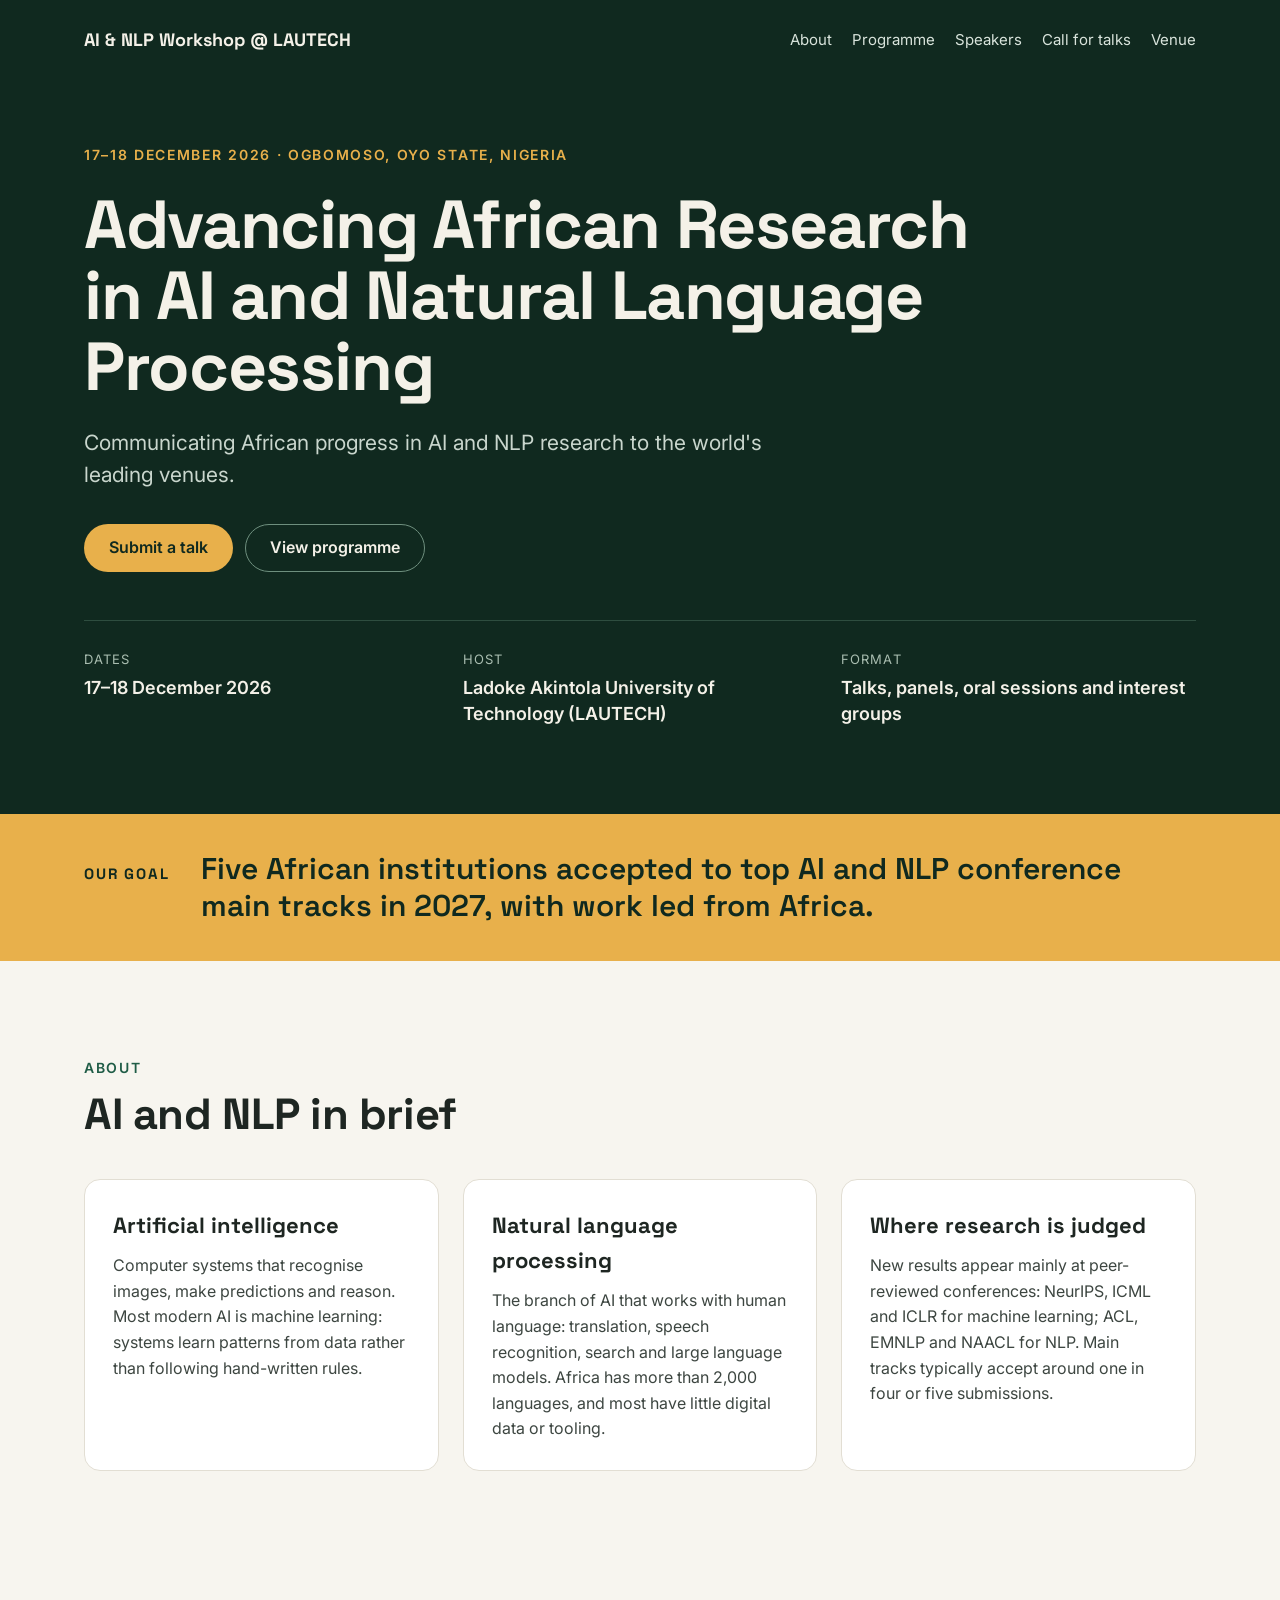
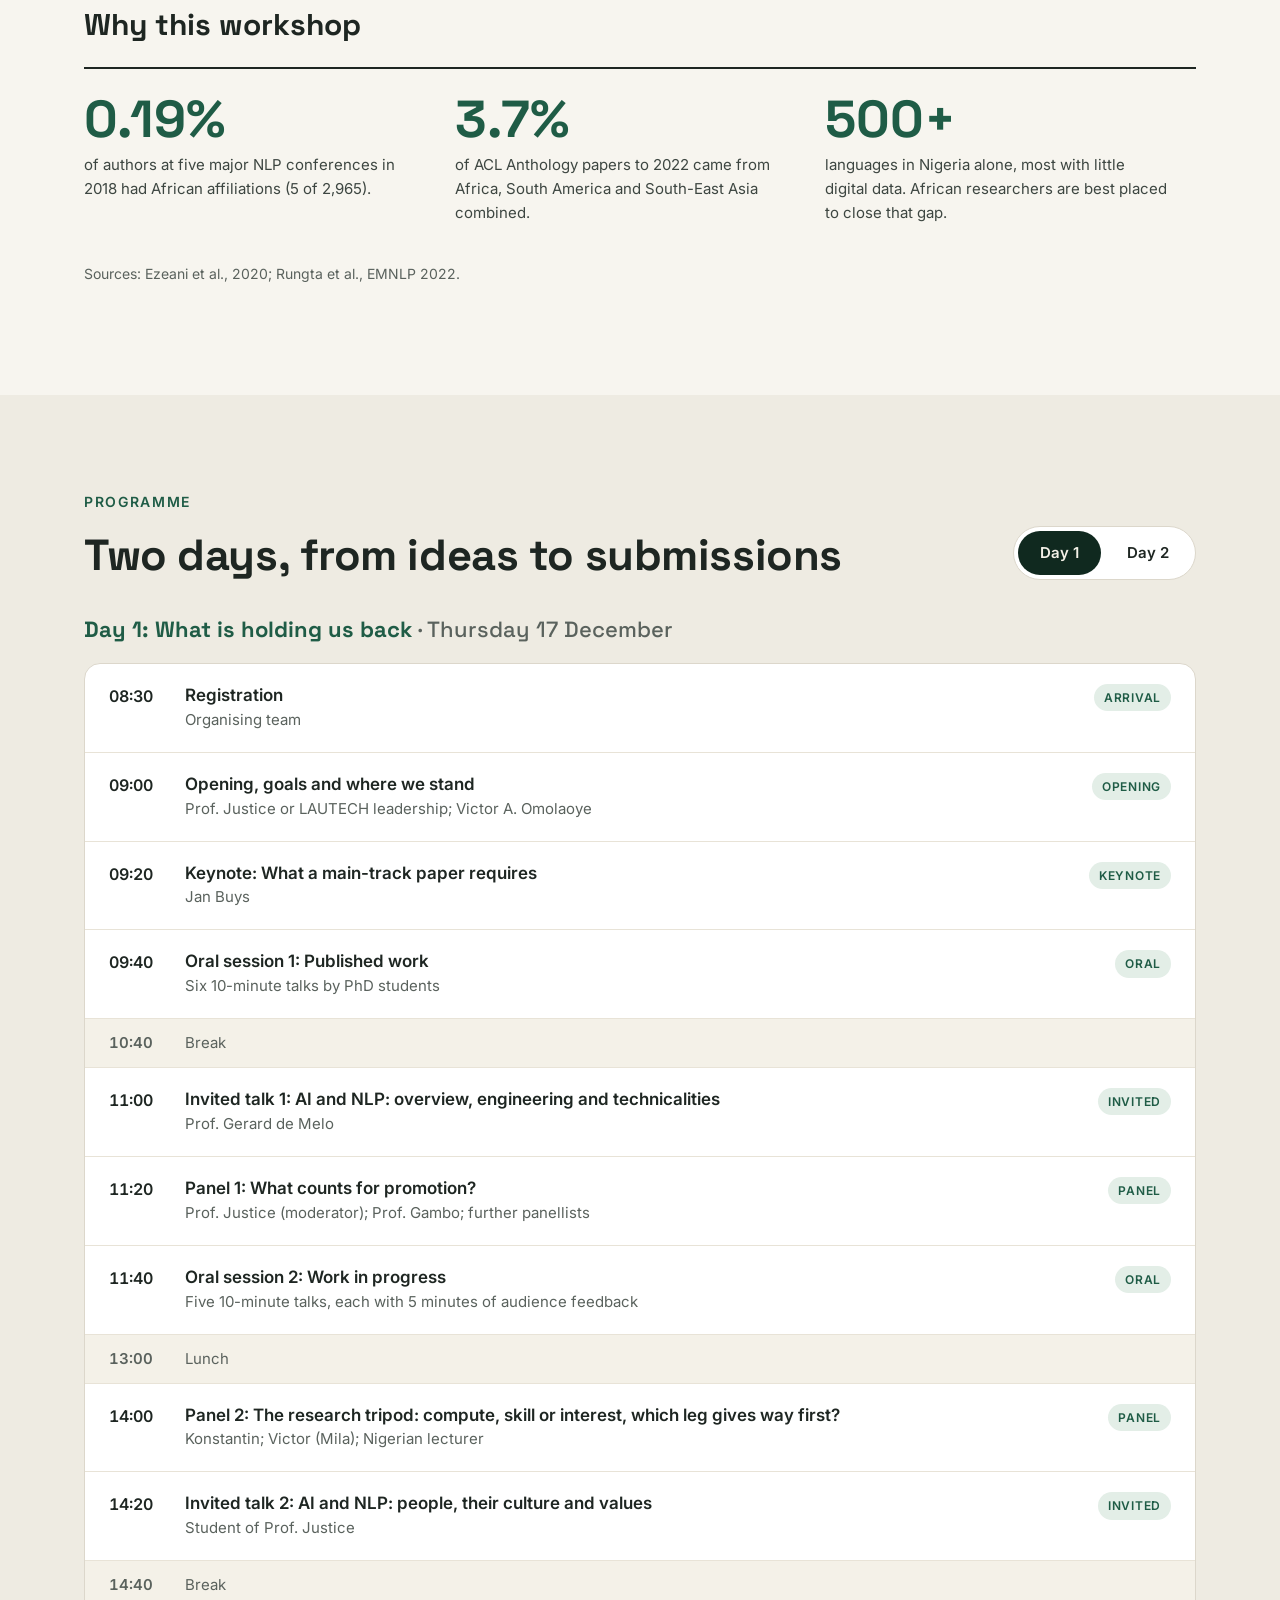
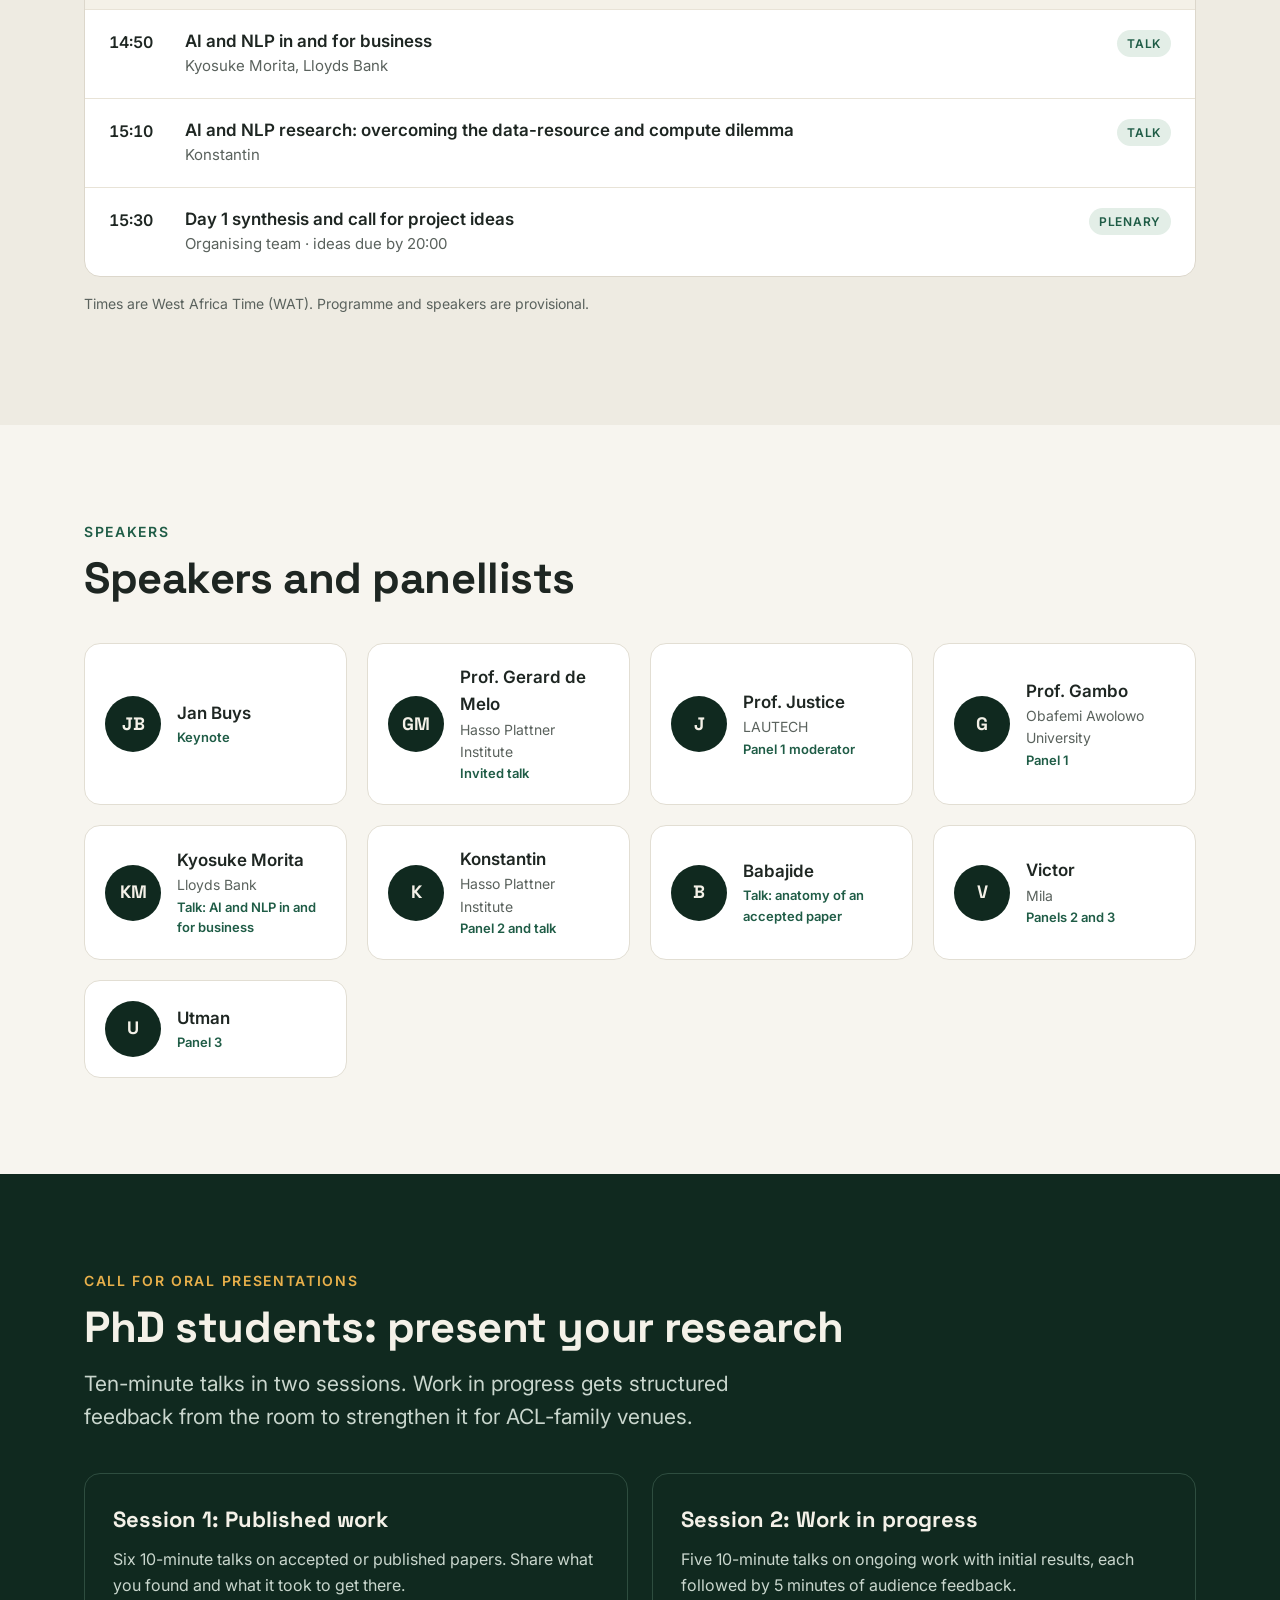
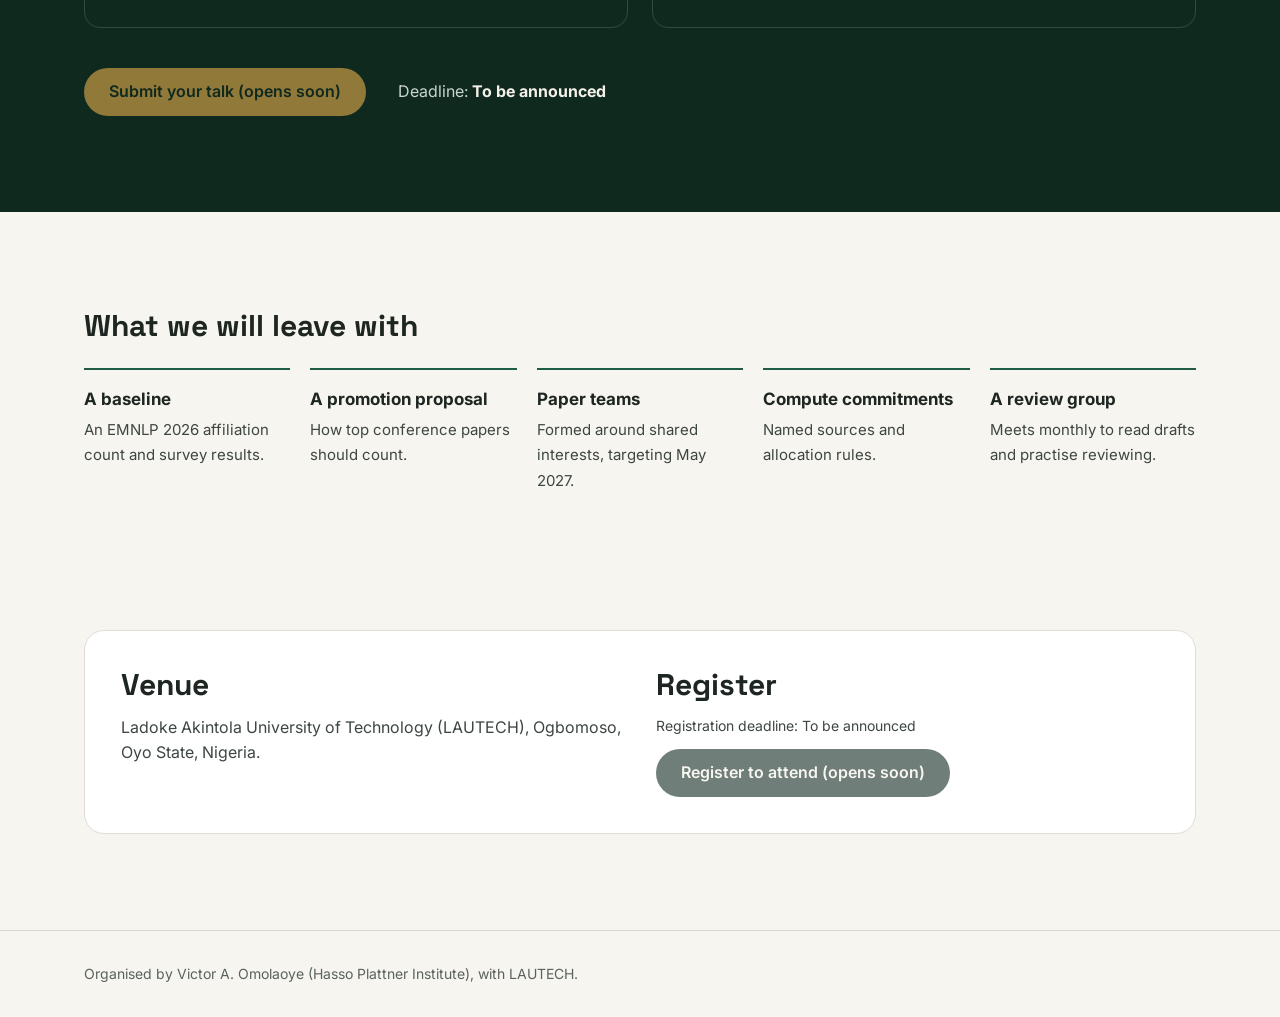
<file: index.html>
<!doctype html>
<html lang="en">
<head>
  <meta charset="utf-8">
  <meta name="viewport" content="width=device-width, initial-scale=1">
  <title>Advancing African Research in AI and NLP</title>
  <meta name="description" content="A two-day workshop at LAUTECH, Ogbomoso, on advancing African research in AI and natural language processing.">
  <link rel="preconnect" href="https://fonts.googleapis.com">
  <link rel="preconnect" href="https://fonts.gstatic.com" crossorigin>
  <link href="https://fonts.googleapis.com/css2?family=Inter:wght@400;500;600&family=Space+Grotesk:wght@500;600;700&display=swap" rel="stylesheet">
  <link rel="stylesheet" href="assets/style.css">
</head>
<body>
  <a class="skip" href="#main">Skip to content</a>

  <header class="hero">
    <nav class="nav wrap" aria-label="Main">
      <a class="brand" href="#top" data-bind="event.shortName">AI &amp; NLP Workshop</a>
      <div class="nav-links">
        <a href="#about">About</a>
        <a href="#programme">Programme</a>
        <a href="#speakers">Speakers</a>
        <a href="#call">Call for talks</a>
        <a href="#venue">Venue</a>
      </div>
    </nav>

    <div id="top" class="wrap hero-body">
      <p class="eyebrow eyebrow-accent"><span data-bind="event.dates"></span> · <span data-bind="event.city"></span></p>
      <h1 data-bind="event.title">Advancing African Research in AI and Natural Language Processing</h1>
      <p class="lede" data-bind="event.subtitle"></p>
      <div class="actions">
        <a class="btn btn-accent" data-link="talkSubmission" data-label="Submit a talk" href="#call">Submit a talk</a>
        <a class="btn btn-ghost" href="#programme">View programme</a>
      </div>
      <dl class="facts">
        <div><dt>Dates</dt><dd data-bind="event.dates"></dd></div>
        <div><dt>Host</dt><dd data-bind="event.host"></dd></div>
        <div><dt>Format</dt><dd data-bind="event.format"></dd></div>
      </dl>
    </div>
  </header>

  <main id="main">
    <section class="goal" aria-labelledby="goal-h">
      <div class="wrap goal-inner">
        <h2 id="goal-h">Our goal</h2>
        <p data-bind="event.goal"></p>
      </div>
    </section>

    <section id="about" class="wrap section" aria-labelledby="about-h">
      <p class="eyebrow">About</p>
      <h2 id="about-h" class="h2">AI and NLP in brief</h2>
      <div class="cards" data-list="about"></div>
    </section>

    <section class="wrap section section-tight" aria-labelledby="why-h">
      <h2 id="why-h" class="h3">Why this workshop</h2>
      <div class="stats" data-list="stats"></div>
      <p class="small muted" data-bind="statsSource"></p>
    </section>

    <section id="programme" class="band" aria-labelledby="prog-h">
      <div class="wrap section">
        <p class="eyebrow">Programme</p>
        <div class="prog-head">
          <h2 id="prog-h" class="h2">Two days, from ideas to submissions</h2>
          <div class="tabs" role="tablist" aria-label="Choose a day" data-tabs></div>
        </div>
        <div data-panels></div>
        <p class="small muted" data-bind="event.timezoneNote"></p>
      </div>
    </section>

    <section id="speakers" class="wrap section" aria-labelledby="spk-h">
      <p class="eyebrow">Speakers</p>
      <h2 id="spk-h" class="h2">Speakers and panellists</h2>
      <ul class="speakers" data-list="speakers"></ul>
    </section>

    <section id="call" class="dark" aria-labelledby="call-h">
      <div class="wrap section call">
        <div class="call-head">
          <p class="eyebrow eyebrow-accent">Call for oral presentations</p>
          <h2 id="call-h" class="h2" data-bind="callForTalks.heading"></h2>
          <p class="lede" data-bind="callForTalks.intro"></p>
        </div>
        <div class="cards cards-dark" data-list="callSessions"></div>
        <div class="call-foot">
          <a class="btn btn-accent" data-link="talkSubmission" data-label="Submit your talk" href="#">Submit your talk</a>
          <p>Deadline: <strong data-deadline="talkSubmission"></strong></p>
        </div>
      </div>
    </section>

    <section class="wrap section" aria-labelledby="out-h">
      <h2 id="out-h" class="h3">What we will leave with</h2>
      <ol class="outputs" data-list="outputs"></ol>
    </section>

    <section id="venue" class="wrap section section-tight" aria-labelledby="venue-h">
      <div class="panel">
        <div>
          <h2 id="venue-h" class="h3">Venue</h2>
          <p><span data-bind="event.host"></span>, <span data-bind="event.city"></span>.</p>
          <p data-bind="event.venue" data-hide-empty></p>
        </div>
        <div>
          <h2 class="h3">Register</h2>
          <p data-bind="event.attendance" data-hide-empty></p>
          <p class="small muted">Registration deadline: <span data-deadline="registration"></span></p>
          <a class="btn btn-dark" data-link="registration" data-label="Register to attend" href="#">Register to attend</a>
        </div>
      </div>
    </section>
  </main>

  <footer class="footer">
    <div class="wrap footer-inner">
      <span>Organised by <span data-bind="event.organiser"></span>.</span>
      <a data-email="event.contactEmail" hidden></a>
    </div>
  </footer>

  <script src="assets/main.js"></script>
</body>
</html>
</file>
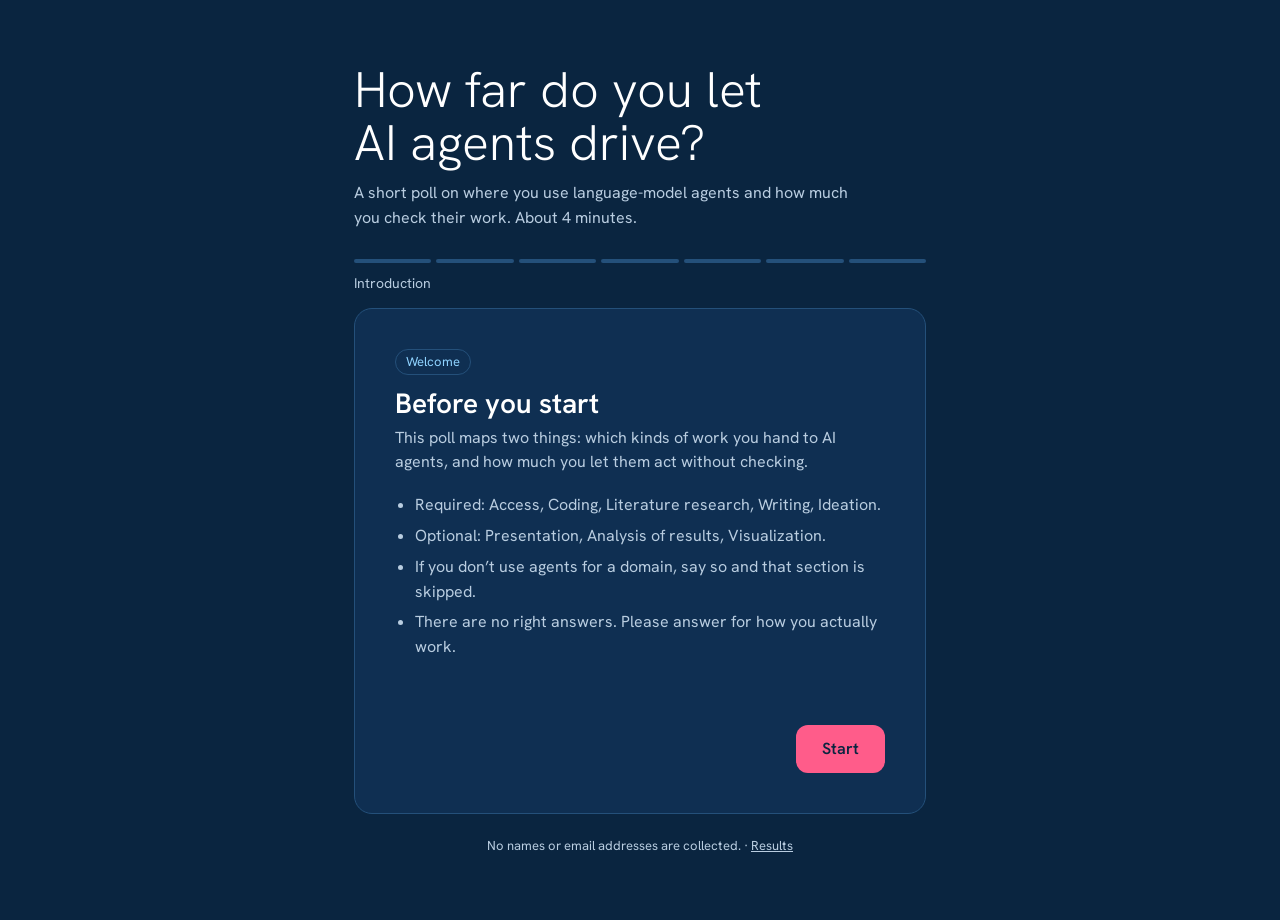
<file: poll/index.html>
<!DOCTYPE html>
<html lang="en">
<head>
<meta charset="utf-8">
<meta name="viewport" content="width=device-width,initial-scale=1">
<title>Agent Delegation Poll</title>
<link rel="preconnect" href="https://fonts.googleapis.com">
<link rel="preconnect" href="https://fonts.gstatic.com" crossorigin>
<link href="https://fonts.googleapis.com/css2?family=Hanken+Grotesk:wght@300;400;500;600;700&display=swap" rel="stylesheet">
<style>
/* VOICE: a calm research instrument, quick to answer
   IDEA: a calibration sheet, each domain a gauge the respondent sets
   PICTURE: the form itself, with a domain rail as progress
   COLOUR and TYPE: deep sea ground, sky and white, signal pink accent; Hanken Grotesk
   LAYOUT: one centred column, one step per screen */
:root{color-scheme:dark;--bg:#0a2540;--panel:#0f2f52;--line:#24507a;--ink:#ffffff;--soft:#b9cde0;--sky:#8fd3ff;--pink:#ff5c8a}
:root[data-theme=light],:root[data-theme=dark]{color-scheme:dark}
*{box-sizing:border-box;min-width:0}
body{margin:0;background:var(--bg);color:var(--ink);font:16px/1.55 "Hanken Grotesk",system-ui,sans-serif;overflow-x:clip;min-height:100vh}
.wrap{max-width:700px;margin:0 auto;padding:clamp(28px,6vw,64px) max(5vw,16px) 64px}
header h1{font-weight:300;font-size:clamp(32px,6vw,50px);line-height:1.05;margin:0 0 12px;text-wrap:balance}
header p{color:var(--soft);margin:0 0 28px;max-width:56ch}
.rail{display:flex;gap:5px;margin-bottom:10px}
.seg{flex:1;height:4px;border-radius:2px;background:var(--line);transition:background .3s}
.seg.done{background:var(--sky)}.seg.on{background:var(--pink)}
.where{display:flex;justify-content:space-between;gap:12px;color:var(--soft);font-size:14px;margin-bottom:14px}
.card{background:var(--panel);border:1px solid var(--line);border-radius:18px;padding:clamp(20px,4.5vw,40px)}
.card.enter{animation:in .35s ease-out}
@keyframes in{from{opacity:0;transform:translateY(8px)}to{opacity:1;transform:none}}
h2{font-size:28px;font-weight:600;line-height:1.15;margin:0 0 6px}
.lede{color:var(--soft);margin:0}
.tag{display:inline-block;font-size:13px;color:var(--sky);border:1px solid var(--line);border-radius:99px;padding:2px 10px;margin-bottom:12px}
.q{margin-top:30px}.q>p{margin:0 0 12px;font-size:17px;font-weight:500}
.q .n{color:var(--sky);margin-right:6px}
.scale{display:grid;grid-template-columns:repeat(4,minmax(0,1fr));gap:6px}
.gate{display:grid;grid-template-columns:repeat(2,minmax(0,1fr));gap:8px}
.chips{display:flex;flex-wrap:wrap;gap:8px}
button{font:inherit;color:inherit;cursor:pointer}
.opt{min-height:46px;padding:8px 14px;border-radius:10px;border:1px solid var(--line);background:transparent;font-size:15px;transition:background .15s,border-color .15s}
.opt:hover{border-color:var(--sky)}
.opt[aria-pressed=true]{background:var(--sky);border-color:var(--sky);color:#0a2540;font-weight:600}
.row{display:grid;grid-template-columns:minmax(0,9em) minmax(0,1fr);gap:12px;align-items:center;padding:14px 0;border-top:1px solid var(--line)}
.row:first-of-type{border-top:0}
.row b{font-weight:600}
.nav{display:flex;justify-content:space-between;align-items:center;gap:12px;margin-top:34px;flex-wrap:wrap}
.btn{min-height:48px;padding:10px 26px;border-radius:12px;border:0;font-weight:600;font-size:16px}
.btn.go{background:var(--pink);color:#0a2540;margin-left:auto}
.btn.back{background:transparent;border:1px solid var(--line);color:var(--soft)}
.err{color:var(--pink);font-size:15px;margin:16px 0 0;min-height:1em}
:focus-visible{outline:3px solid var(--sky);outline-offset:2px}
ul.info{padding-left:20px;color:var(--soft);margin:18px 0 0}ul.info li{margin:6px 0}
.bars{margin-top:22px}
.bar{display:grid;grid-template-columns:minmax(0,9em) minmax(0,1fr) 3.2em;gap:12px;align-items:center;margin:10px 0}
.track{height:12px;background:var(--line);border-radius:6px;overflow:hidden}
.fill{height:100%;background:linear-gradient(90deg,var(--sky),var(--pink));border-radius:6px}
.bar span:last-child{text-align:right;font-variant-numeric:tabular-nums;color:var(--soft)}
.note{font-size:14px;color:var(--soft);margin-top:20px}
footer{color:var(--soft);font-size:13px;margin-top:22px;text-align:center}
footer a{color:var(--soft)}
.wrap.wide{max-width:1160px}
.ctl{display:flex;flex-wrap:wrap;gap:10px;align-items:end;margin-bottom:18px}
.ctl label{display:flex;flex-direction:column;gap:6px;font-size:14px;color:var(--soft);flex:1 1 240px;max-width:360px}
.ctl input{font:inherit;font-size:16px;min-height:48px;padding:10px 14px;border-radius:12px;border:1px solid var(--line);background:var(--panel);color:var(--ink)}
.btn.alt{background:transparent;border:1px solid var(--sky);color:var(--sky)}
.status{color:var(--soft);font-size:15px;margin:0 0 18px;min-height:1.5em}
.status.bad{color:var(--pink)}
.pscroll{overflow-x:auto;margin-bottom:18px;border-radius:16px}
.plot{background:#fff;border-radius:16px;overflow:hidden}
.p1{height:580px;min-width:760px}.p2{height:560px;max-width:780px;min-width:620px}

@media(max-width:520px){.scale{grid-template-columns:repeat(2,minmax(0,1fr))}.row{grid-template-columns:1fr}.bar{grid-template-columns:minmax(0,7em) minmax(0,1fr) 3em}}
@media(prefers-reduced-motion:reduce){.card.enter{animation:none}.seg,.opt{transition:none}}
</style>
</head>
<body>
<div class="wrap" id="formView">
  <header>
    <h1>How far do you let AI agents drive?</h1>
    <p>A short poll on where you use language-model agents and how much you check their work. About 4 minutes.</p>
  </header>
  <div class="rail" id="rail" aria-hidden="true"></div>
  <div class="where"><span id="where"></span><span id="count"></span></div>
  <main class="card" id="card" aria-live="polite"></main>
  <footer>No names or email addresses are collected. · <a href="#results">Results</a></footer>
</div>
<div class="wrap wide" id="resultsView" hidden>
  <header>
    <h1>Poll results</h1>
    <p>Enter the results key, then generate the charts from the latest responses. Use the camera icon on a chart to save it as a PNG.</p>
  </header>
  <div class="ctl">
    <label for="rkey">Results key<input id="rkey" type="password" autocomplete="off"></label>
    <button type="button" class="btn go" id="gen" style="margin-left:0">Generate chart</button>
    <button type="button" class="btn alt" id="demo">Try with sample data</button>
  </div>
  <p class="status" id="rstatus" aria-live="polite"></p>
  <div class="pscroll"><div class="plot p1" id="plot1" hidden></div></div>
  <div class="pscroll"><div class="plot p2" id="plot2" hidden></div></div>
  <footer><a href="#">Back to the questionnaire</a></footer>
</div>
<script>
{
const ENDPOINT = "https://script.google.com/macros/s/AKfycbyq5yS8HF9N9K0spmbPQgL6p1wN8eS_HJlyMA4p0MR9cU76K67wZB7kx9s81JDR6TkP0w/exec"; // Paste your Google Apps Script web-app URL here (ends in /exec)

const SCALE = ["Never","Sometimes","Often","Always"];
const D = [
 {k:"access",name:"Access",req:true,gate:false,intro:"Accounts and permissions you give agents.",q:[
  "How often do agents you use have write access to your GitHub, GitLab or cloud accounts?",
  "How often do you let agents act on your email, calendar or messaging?",
  "How often do you run agents in auto-approve mode, without approving each action?"]},
 {k:"coding",name:"Coding",req:true,gate:true,q:[
  "How often do you approve commands an agent requests that you don't fully understand?",
  "How often do you accept agent-written code without reading it line by line?",
  "How often do you give only a rough description of the implementation logic and let the agent work out the rest?"]},
 {k:"lit",name:"Literature research",req:true,gate:true,q:[
  "How often do you cite a paper an agent found without reading it yourself?",
  "How often do you rely on an agent's summary of a paper without checking the paper?",
  "How often do you use references an agent gives you without checking that they exist?"]},
 {k:"writing",name:"Writing",req:true,gate:true,q:[
  "How often do you send or submit agent-written text with only light edits?",
  "How often do you let an agent revise your text without reviewing each change?",
  "How often do you keep factual claims an agent added to your writing without checking them?"]},
 {k:"ideation",name:"Ideation",req:true,gate:true,q:[
  "How often do you pursue an idea mainly because an agent suggested it?",
  "How often do you accept an agent's judgment that an idea is new without checking the literature?",
  "How often do you let an agent choose between your candidate research directions?"]},
 {k:"presentation",name:"Presentation",req:false,q:[
  "How often do you present agent-generated slides largely as they were produced?",
  "How often do you let an agent decide the structure or storyline of a talk?",
  "How often do you present numbers or claims on agent-made slides without checking the source?"]},
 {k:"analysis",name:"Analysis of results",req:false,q:[
  "How often do you report a number an agent computed without re-deriving it or checking the code?",
  "How often do you accept an agent's choice of metric or statistical test?",
  "How often do you accept an agent's reading of results (“X beats Y”) without looking at the raw outputs?"]},
 {k:"visualization",name:"Visualization",req:false,q:[
  "How often do you put an agent-made figure into a paper or talk without checking it against the raw data?",
  "How often do you use agent plotting code without reading it?",
  "How often do you let the agent decide what to plot and how (chart type, axes, scales)?"]}
];
const OPT = [["answer","I use it — answer"],["not_used","Don’t use"],["skip","Skip"]];

const st = {d:{},opt:{}};
D.forEach(x=>{st.d[x.k]={status:x.req&&!x.gate?"used":(x.req?null:"skipped"),a:[null,null,null]};if(!x.req)st.opt[x.k]="skip";});
let i=0,last=-1,busy=false;
const card=document.getElementById("card");
const byK=k=>D.find(x=>x.k===k);

let rid;
try{rid=localStorage.getItem("agentpoll.rid");if(!rid){rid=(crypto.randomUUID?crypto.randomUUID():Date.now().toString(36)+Math.random().toString(36).slice(2));localStorage.setItem("agentpoll.rid",rid);}}
catch(e){rid=Date.now().toString(36)+Math.random().toString(36).slice(2);}

function steps(){
  const r=["intro"];
  D.filter(x=>x.req).forEach(x=>r.push(x.k));
  r.push("opt");
  D.filter(x=>!x.req&&st.opt[x.k]==="answer").forEach(x=>r.push(x.k));
  r.push("review");
  return r;
}
function valid(id){
  const x=byK(id);if(!x)return true;
  const d=st.d[id];
  if(x.gate&&!d.status)return false;
  if(d.status==="used")return d.a.every(v=>v!==null);
  return true;
}
const btn=(id,act,attrs,label,on)=>`<button type="button" class="opt" id="${id}" data-act="${act}" ${attrs} aria-pressed="${on?"true":"false"}">${label}</button>`;

function qBlock(x){
  const d=st.d[x.k];
  return x.q.map((q,qi)=>`<div class="q" role="group" aria-label="Question ${qi+1}"><p><span class="n">${qi+1}.</span>${q}</p><div class="scale">${
    SCALE.map((s,v)=>btn(`a-${x.k}-${qi}-${v}`,"ans",`data-q="${qi}" data-v="${v}"`,s,d.a[qi]===v)).join("")}</div></div>`).join("");
}
function view(id){
  if(id==="intro")return `<span class="tag">Welcome</span><h2>Before you start</h2>
    <p class="lede">This poll maps two things: which kinds of work you hand to AI agents, and how much you let them act without checking.</p>
    <ul class="info"><li>Required: Access, Coding, Literature research, Writing, Ideation.</li><li>Optional: Presentation, Analysis of results, Visualization.</li><li>If you don’t use agents for a domain, say so and that section is skipped.</li><li>There are no right answers. Please answer for how you actually work.</li></ul>`;
  if(id==="opt")return `<span class="tag">Optional</span><h2>Three more domains</h2><p class="lede">Answer any that apply. Choosing “Don’t use” also helps the results.</p><div style="margin-top:22px">`+
    D.filter(x=>!x.req).map(x=>`<div class="row"><b>${x.name}</b><div class="chips">${OPT.map(([v,l])=>btn(`o-${x.k}-${v}`,"opt",`data-k="${x.k}" data-v="${v}"`,l,st.opt[x.k]===v)).join("")}</div></div>`).join("")+`</div>`;
  if(id==="review"){
    const lab={used:"Answered",not_used:"Don’t use",skipped:"Skipped"};
    return `<span class="tag">Last step</span><h2>Ready to submit</h2><p class="lede">Go back to change anything.</p><div style="margin-top:22px">`+
      D.map(x=>`<div class="row"><b>${x.name}</b><span style="color:var(--soft)">${lab[st.d[x.k].status]||"—"}</span></div>`).join("")+`</div>`;
  }
  const x=byK(id),d=st.d[id];
  let h=`<span class="tag">${x.req?"Required":"Optional"}</span><h2>${x.name}</h2>`+(x.intro?`<p class="lede">${x.intro}</p>`:"");
  if(x.gate){
    h+=`<div class="q"><p>Do you use agents for ${x.name.toLowerCase()}?</p><div class="gate">${
      btn(`g-${id}-y`,"gate",'data-v="used"',"Yes",d.status==="used")+btn(`g-${id}-n`,"gate",'data-v="not_used"',"No",d.status==="not_used")}</div></div>`;
    if(d.status==="used")h+=qBlock(x);
  } else h+=qBlock(x);
  return h;
}
function render(){
  const S=steps();if(i>=S.length)i=S.length-1;
  const id=S[i];
  const prog=S.slice(1);
  document.getElementById("rail").innerHTML=prog.map((s,k)=>`<div class="seg ${k+1<i?"done":k+1===i?"on":""}"></div>`).join("");
  const x=byK(id);
  document.getElementById("where").textContent=x?x.name:id==="intro"?"Introduction":id==="opt"?"Optional domains":"Review";
  document.getElementById("count").textContent=i>0?`Step ${i} of ${prog.length}`:"";
  const go=id==="intro"?"Start":id==="review"?(busy?"Sending…":"Submit"):"Next";
  card.innerHTML=view(id)+`<p class="err" id="err"></p><div class="nav">${i>0?'<button type="button" class="btn back" data-act="back">Back</button>':""}<button type="button" class="btn go" data-act="next" ${busy?"disabled":""}>${go}</button></div>`;
  if(last!==i){card.classList.remove("enter");void card.offsetWidth;card.classList.add("enter");last=i;}
}
function payload(){
  const p={respondent_id:rid,submitted_at:new Date().toISOString()};
  D.forEach(x=>{const d=st.d[x.k],u=d.status==="used";
    p[x.k+"_status"]=d.status||"";
    d.a.forEach((v,qi)=>p[`${x.k}_q${qi+1}`]=u?v:"");
    p[x.k+"_score"]=u?Math.round(d.a.reduce((s,v)=>s+v,0)/9*1000)/1000:"";});
  return p;
}
function done(mode){
  const p=payload();
  const used=D.filter(x=>st.d[x.k].status==="used");
  document.getElementById("rail").innerHTML="";document.getElementById("where").textContent="Done";document.getElementById("count").textContent="";
  card.innerHTML=`<span class="tag">${mode==="preview"?"Preview — not recorded":"Submitted"}</span><h2>Thank you</h2>
   <p class="lede">Here is your profile: 0% means you check everything yourself, 100% means you let the agent act without checking.</p>
   <div class="bars">${used.map(x=>{const v=p[x.k+"_score"]*100;return `<div class="bar"><span>${x.name}</span><div class="track"><div class="fill" style="width:${v}%"></div></div><span>${Math.round(v)}%</span></div>`;}).join("")||'<p class="note">You didn’t answer any domain questions.</p>'}</div>
   ${mode==="preview"?'<p class="note">This copy has no response endpoint set, so nothing was saved.</p>':'<p class="note">You can close this page.</p>'}`;
  card.classList.remove("enter");void card.offsetWidth;card.classList.add("enter");
  window.scrollTo({top:0});
}
async function submit(){
  if(!ENDPOINT){done("preview");return;}
  busy=true;render();
  try{
    await fetch(ENDPOINT,{method:"POST",mode:"no-cors",headers:{"Content-Type":"text/plain;charset=utf-8"},body:JSON.stringify(payload())});
    busy=false;done("ok");
  }catch(e){
    busy=false;render();
    document.getElementById("err").textContent="Couldn’t send your response. Check your connection and try again.";
  }
}
card.addEventListener("click",e=>{
  const b=e.target.closest("[data-act]");if(!b||busy)return;
  const S=steps(),id=S[i],act=b.dataset.act,fid=b.id;
  if(act==="back"){i=Math.max(0,i-1);render();window.scrollTo({top:0});return;}
  if(act==="next"){
    if(!valid(id)){document.getElementById("err").textContent="Please answer every question on this page to continue.";return;}
    if(id==="review"){submit();return;}
    i++;render();window.scrollTo({top:0});return;
  }
  if(act==="gate")st.d[id].status=b.dataset.v;
  if(act==="ans")st.d[id].a[+b.dataset.q]=+b.dataset.v;
  if(act==="opt"){const k=b.dataset.k,v=b.dataset.v;st.opt[k]=v;st.d[k].status=v==="answer"?"used":v==="not_used"?"not_used":"skipped";}
  render();
  if(fid){const f=document.getElementById(fid);if(f)f.focus({preventScroll:true});}
});
render();

/* ---------- Results ---------- */
const DOT="#2a7fb8",MEAN="#0a2540";
const USAGE=D.filter(x=>x.k!=="access");
const rs=document.getElementById("rstatus"),keyIn=document.getElementById("rkey");
try{keyIn.value=localStorage.getItem("agentpoll.key")||"";}catch(e){}
const say=(t,bad)=>{rs.textContent=t;rs.className="status"+(bad?" bad":"");};

function route(){
  const r=location.hash==="#results";
  document.getElementById("formView").hidden=r;
  document.getElementById("resultsView").hidden=!r;
  window.scrollTo({top:0});
}
window.addEventListener("hashchange",route);route();

let plotlyP=null;
function loadPlotly(){
  if(window.Plotly)return Promise.resolve();
  if(!plotlyP)plotlyP=new Promise((ok,no)=>{const s=document.createElement("script");s.src="https://cdn.plot.ly/plotly-2.35.2.min.js";s.onload=ok;s.onerror=()=>no(new Error("Chart library failed to load."));document.head.appendChild(s);});
  return plotlyP;
}
function rng(seed){return()=>{seed=(seed*1664525+1013904223)%4294967296;return seed/4294967296;};}
const num=v=>v===""||v===null||v===undefined?NaN:Number(v);

function clean(rows){
  const m=new Map();
  rows.slice().sort((a,b)=>String(a.submitted_at).localeCompare(String(b.submitted_at)))
    .forEach((r,ix)=>m.set(r.respondent_id||("row"+ix),r));
  return [...m.values()];
}
function sample(n){
  const R=rng(7),rows=[];
  for(let j=0;j<n;j++){
    const p={respondent_id:"s"+j,submitted_at:"2026-11-"+String(10+j%15).padStart(2,"0")};
    const lean=R()*0.6;
    D.forEach((x,ix)=>{
      const st=x.k==="access"?"used":R()<(ix<5?0.65:0.45)?"used":(x.req?"not_used":(R()<0.5?"not_used":"skipped"));
      p[x.k+"_status"]=st;
      p[x.k+"_score"]=st==="used"?Math.round([0,1,2].reduce(s=>s+Math.min(3,Math.floor((R()*0.7+lean)*4)),0)/9*1000)/1000:"";
    });
    rows.push(p);
  }
  return rows;
}
function draw(rows,label){
  rows=clean(rows);
  const P1=document.getElementById("plot1"),P2=document.getElementById("plot2");
  if(!rows.length){say("No responses yet.");P1.hidden=P2.hidden=true;return;}
  P1.hidden=P2.hidden=false;
  const R=rng(1),font={family:"Hanken Grotesk, system-ui, sans-serif",color:"#1a2633",size:13};

  /* Chart 1: per-domain dots + mean line */
  const st=D.map(x=>{const v=rows.filter(r=>r[x.k+"_status"]==="used").map(r=>({y:num(r[x.k+"_score"])})).filter(o=>!isNaN(o.y));
    const n=v.length,m=n?v.reduce((s,o)=>s+o.y,0)/n:NaN,sd=n>1?Math.sqrt(v.reduce((s,o)=>s+(o.y-m)**2,0)/(n-1)):0;
    return {v,n,m,ci:n>1?1.96*sd/Math.sqrt(n):0};});
  const t1=[(()=>{const x=[],y=[];st.forEach((s,i)=>s.v.forEach(o=>{x.push(i+(R()-0.5)*0.36);y.push(o.y);}));
    return {type:"scatter",mode:"markers",x,y,name:"Respondent",marker:{color:DOT,size:8,opacity:0.4,line:{color:"#fff",width:1}},hovertemplate:"%{y:.2f}<extra></extra>"};})()];
  const ui=USAGE.map((_,j)=>j+1).filter(i=>st[i].n>0);
  const lab=i=>st[i].m.toFixed(2);
  t1.push({type:"scatter",mode:"lines+markers+text",name:"Mean (±95% CI)",x:ui,y:ui.map(i=>st[i].m),text:ui.map(lab),textposition:"top right",textfont:{color:MEAN,size:13},
    line:{color:MEAN,width:3},marker:{color:MEAN,size:11},error_y:{type:"data",array:ui.map(i=>st[i].ci),visible:true,color:MEAN,thickness:2,width:6},hovertemplate:"mean %{y:.2f}<extra></extra>"});
  if(st[0].n)t1.push({type:"scatter",mode:"markers+text",showlegend:false,x:[0],y:[st[0].m],text:[lab(0)],textposition:"top right",textfont:{color:MEAN,size:13},
    marker:{color:MEAN,size:13,symbol:"diamond"},error_y:{type:"data",array:[st[0].ci],visible:true,color:MEAN,thickness:2,width:6},hovertemplate:"mean %{y:.2f}<extra></extra>"});
  const l1={font,title:{text:"How much respondents let agents act unchecked, by domain",x:0.02,font:{size:17}},
    paper_bgcolor:"#fff",plot_bgcolor:"#fff",margin:{l:78,r:24,t:70,b:110},
    xaxis:{tickvals:D.map((_,i)=>i),ticktext:D.map((x,i)=>x.name.replace(" ","<br>")+"<br><span style='color:#667'>n="+st[i].n+"</span>"),range:[-0.5,D.length-0.5],showgrid:false,zeroline:false},
    yaxis:{range:[-0.04,1.08],title:{text:"Delegation (0 = always checks, 1 = never)",standoff:12},gridcolor:"#eee",zeroline:false},
    shapes:[{type:"line",x0:0.5,x1:0.5,y0:0,y1:1,yref:"paper",line:{color:"#ddd",width:1}}],
    legend:{orientation:"h",y:-0.28,x:0.5,xanchor:"center"},hovermode:"closest"};

  /* Chart 2: breadth vs depth */
  const pts=rows.map(r=>{const u=USAGE.filter(x=>r[x.k+"_status"]==="used"&&!isNaN(num(r[x.k+"_score"])));
    return {b:u.length/USAGE.length,d:u.length?u.reduce((s,x)=>s+num(r[x.k+"_score"]),0)/u.length:NaN};}).filter(p=>!isNaN(p.d));
  const t2=[{type:"scatter",mode:"markers",name:"Respondent",showlegend:false,x:pts.map(p=>p.b+(R()-0.5)*0.03),y:pts.map(p=>p.d),marker:{color:DOT,size:10,opacity:0.75,line:{color:"#fff",width:1}},hovertemplate:"breadth %{x:.2f}<br>depth %{y:.2f}<extra></extra>"}];
  const corner=(x,y,t)=>({x,y,xref:"paper",yref:"paper",text:t,showarrow:false,font:{color:"#8a94a0",size:13},xanchor:x<0.5?"left":"right",yanchor:y<0.5?"bottom":"top"});
  const l2={font,title:{text:`Breadth vs depth of agent use (n=${pts.length})`,x:0.03,font:{size:17}},
    paper_bgcolor:"#fff",plot_bgcolor:"#fff",margin:{l:78,r:24,t:70,b:110},
    xaxis:{range:[-0.04,1.04],title:{text:`Breadth: share of the ${USAGE.length} usage domains used`},gridcolor:"#f2f2f2",zeroline:false},
    yaxis:{range:[-0.04,1.04],title:{text:"Depth: mean delegation over domains used",standoff:12},gridcolor:"#f2f2f2",zeroline:false},
    shapes:[{type:"line",x0:0.5,x1:0.5,y0:0,y1:1,yref:"paper",line:{color:"#ccc"}},{type:"line",y0:0.5,y1:0.5,x0:0,x1:1,xref:"paper",line:{color:"#ccc"}}],
    annotations:[corner(0.01,0.99,"Specialist delegators"),corner(0.99,0.99,"Autopilot"),corner(0.01,0.01,"Occasional / skeptical"),corner(0.99,0.01,"Supervised power users")],
    legend:{orientation:"h",y:-0.22,x:0.5,xanchor:"center"}};

  const cfg=f=>({responsive:true,displaylogo:false,toImageButtonOptions:{format:"png",scale:2,filename:f}});
  Plotly.react("plot1",t1,l1,cfg("agent_delegation_by_domain"));
  Plotly.react("plot2",t2,l2,cfg("agent_breadth_vs_depth"));
  say(`${rows.length} respondent${rows.length===1?"":"s"}${label?" · "+label:""}. Updated ${new Date().toLocaleTimeString()}.`);
}
function jsonp(url){
  return new Promise((ok,no)=>{
    const name="agentpoll_cb_"+Date.now()+"_"+Math.floor(Math.random()*1e6),s=document.createElement("script");
    const end=()=>{clearTimeout(t);try{delete window[name];}catch(e){window[name]=undefined;}s.remove();};
    const t=setTimeout(()=>{end();no(new Error("the response sheet did not answer. Check that the latest Code.gs is deployed as a new version"));},20000);
    window[name]=d=>{end();ok(d);};
    s.onerror=()=>{end();no(new Error("the response sheet could not be reached"));};
    s.src=url+"&callback="+name;
    document.head.appendChild(s);
  });
}
async function getRows(k){
  const url=ENDPOINT+"?key="+encodeURIComponent(k);
  try{const res=await fetch(url);return await res.json();}
  catch(e){return await jsonp(url);}
}
async function generate(demo){
  const g=document.getElementById("gen"),d=document.getElementById("demo");
  g.disabled=d.disabled=true;
  try{
    say(demo?"Drawing sample data…":"Loading responses…");
    await loadPlotly();
    if(demo){draw(sample(60),"sample data, not real responses");return;}
    if(!ENDPOINT){say("No response endpoint is set in this copy of the page. Try the sample data instead.",true);return;}
    const k=keyIn.value.trim();
    if(!k){say("Enter the results key first.",true);return;}
    try{localStorage.setItem("agentpoll.key",k);}catch(e){}
    const j=await getRows(k);
    if(!j.ok){say(j.error==="bad key"?"That key isn’t right.":"The sheet returned an error: "+String(j.error||"unknown"),true);return;}
    draw(Array.isArray(j.rows)?j.rows:[]);
  }catch(e){say("Couldn’t load responses: "+(e.message||"network error")+".",true);}
  finally{g.disabled=d.disabled=false;}
}
document.getElementById("gen").addEventListener("click",()=>generate(false));
document.getElementById("demo").addEventListener("click",()=>generate(true));
keyIn.addEventListener("keydown",e=>{if(e.key==="Enter")generate(false);});
}
</script>
</body>
</html>
</file>
<file: assets/style.css>
:root {
  --ink: #1E2622;
  --body: #3D4641;
  --muted: #5A625D;
  --paper: #F7F5EF;
  --band: #EEEBE2;
  --card: #FFFFFF;
  --line: #E2DED3;
  --green: #1F5C46;
  --deep: #10291F;
  --deep-line: #2E4D3F;
  --on-deep: #F4F1E8;
  --on-deep-muted: #C9D6CD;
  --accent: #E8B04B;
  --tag-bg: #E3EEE7;
  --radius: 16px;
  --head: "Space Grotesk", system-ui, sans-serif;
}

* { box-sizing: border-box; }
html { scroll-behavior: smooth; }
body { margin: 0; background: var(--paper); color: var(--ink); font: 16px/1.6 Inter, system-ui, sans-serif; }
img { max-width: 100%; display: block; }
a { color: var(--green); }
a:hover { color: #123A2C; }
:focus-visible { outline: 3px solid var(--accent); outline-offset: 3px; }

.skip { position: absolute; left: -9999px; }
.skip:focus { left: 16px; top: 16px; z-index: 10; background: var(--card); padding: 8px 12px; border-radius: 8px; }

.wrap { max-width: 1160px; margin: 0 auto; padding-left: 24px; padding-right: 24px; }
.section { padding-top: 96px; padding-bottom: 96px; }
.section-tight { padding-top: 40px; }
.band { background: var(--band); }
.dark { background: var(--deep); color: var(--on-deep); }

.eyebrow { margin: 0 0 12px; font-size: 14px; font-weight: 600; letter-spacing: .12em; text-transform: uppercase; color: var(--green); }
.eyebrow-accent { color: var(--accent); }
.h2 { margin: 0 0 40px; font-family: var(--head); font-size: clamp(28px, 3.4vw, 44px); line-height: 1.1; letter-spacing: -.01em; }
.h3 { margin: 0 0 24px; font-family: var(--head); font-size: clamp(24px, 2.6vw, 30px); line-height: 1.2; }
.lede { margin: 0; max-width: 720px; font-size: clamp(18px, 2vw, 21px); line-height: 1.55; }
.small { font-size: 14px; }
.muted { color: var(--muted); }

/* Hero */
.hero { background: var(--deep); color: var(--on-deep); }
.nav { display: flex; flex-wrap: wrap; align-items: center; justify-content: space-between; gap: 8px 16px; padding-top: 16px; padding-bottom: 16px; }
.brand { font-family: var(--head); font-weight: 700; font-size: 18px; color: var(--on-deep); text-decoration: none; }
.brand:hover { color: var(--on-deep); }
.nav-links { display: flex; flex-wrap: wrap; gap: 0 20px; }
.nav-links a { color: #D9E4DC; text-decoration: none; padding: 12px 0; font-size: 15px; }
.nav-links a:hover { color: var(--on-deep); text-decoration: underline; }
.hero-body { padding-top: 64px; padding-bottom: 88px; display: flex; flex-direction: column; gap: 24px; }
.hero h1 { margin: 0; max-width: 920px; font-family: var(--head); font-weight: 700; font-size: clamp(36px, 5.4vw, 68px); line-height: 1.04; letter-spacing: -.02em; }
.hero .lede { color: var(--on-deep-muted); }
.hero .eyebrow { margin: 0; }
.actions { display: flex; flex-wrap: wrap; gap: 12px; margin-top: 8px; }
.facts { margin: 24px 0 0; padding-top: 28px; border-top: 1px solid var(--deep-line); display: grid; grid-template-columns: repeat(auto-fit, minmax(220px, 1fr)); gap: 24px; }
.facts dt { font-size: 13px; color: #A9BDB0; text-transform: uppercase; letter-spacing: .08em; }
.facts dd { margin: 6px 0 0; font-size: 18px; font-weight: 600; line-height: 1.4; }

/* Buttons */
.btn { display: inline-flex; align-items: center; justify-content: center; min-height: 48px; padding: 0 24px; border-radius: 999px; font-weight: 600; font-size: 16px; text-decoration: none; border: 1px solid transparent; }
.btn-accent { background: var(--accent); color: var(--deep); }
.btn-accent:hover { background: #F2C266; color: var(--deep); }
.btn-ghost { border-color: #6E8F7E; color: var(--on-deep); }
.btn-ghost:hover { border-color: var(--on-deep); color: var(--on-deep); }
.btn-dark { background: var(--deep); color: var(--on-deep); align-self: start; }
.btn-dark:hover { background: #1A3D2F; color: var(--on-deep); }
.btn[aria-disabled="true"] { opacity: .6; cursor: default; pointer-events: none; }

/* Goal */
.goal { background: var(--accent); color: var(--deep); }
.goal-inner { padding-top: 36px; padding-bottom: 36px; display: flex; flex-wrap: wrap; align-items: baseline; gap: 12px 32px; }
.goal h2 { margin: 0; font-family: var(--head); font-size: 15px; letter-spacing: .12em; text-transform: uppercase; }
.goal p { margin: 0; flex: 1 1 520px; font-family: var(--head); font-size: clamp(22px, 2.6vw, 30px); font-weight: 600; line-height: 1.25; }

/* Cards */
.cards { display: grid; grid-template-columns: repeat(auto-fit, minmax(280px, 1fr)); gap: 24px; }
.card { background: var(--card); border: 1px solid var(--line); border-radius: var(--radius); padding: 28px; }
.card h3 { margin: 0 0 10px; font-family: var(--head); font-size: 22px; }
.card p { margin: 0; color: var(--body); }
.cards-dark .card { background: transparent; border-color: var(--deep-line); }
.cards-dark .card p { color: var(--on-deep-muted); }

/* Stats */
.stats { display: grid; grid-template-columns: repeat(auto-fit, minmax(230px, 1fr)); border-top: 2px solid var(--ink); }
.stat { padding: 24px 24px 24px 0; }
.stat strong { display: block; font-family: var(--head); font-size: 52px; line-height: 1; color: var(--green); margin-bottom: 8px; }
.stat p { margin: 0; font-size: 15px; color: var(--body); }

/* Programme */
.prog-head { display: flex; flex-wrap: wrap; align-items: end; justify-content: space-between; gap: 20px; margin-bottom: 32px; }
.prog-head .h2 { margin: 0; }
.tabs { display: flex; gap: 4px; background: var(--card); border: 1px solid #DCD7CB; border-radius: 999px; padding: 4px; }
.tab { min-height: 44px; padding: 0 22px; border: 0; border-radius: 999px; background: transparent; color: var(--ink); font: 600 15px Inter, system-ui, sans-serif; cursor: pointer; }
.tab[aria-selected="true"] { background: var(--deep); color: var(--on-deep); }
.day-title { margin: 0 0 16px; font-family: var(--head); font-size: 22px; color: var(--green); }
.day-title span { color: var(--muted); font-weight: 500; }
.schedule { margin: 0 0 16px; padding: 0; list-style: none; background: var(--card); border: 1px solid #DCD7CB; border-radius: var(--radius); overflow: hidden; }
.slot { display: flex; flex-wrap: wrap; align-items: flex-start; gap: 6px 20px; padding: 20px 24px; border-top: 1px solid #E8E3D7; }
.slot:first-child { border-top: 0; }
.slot time { flex: 0 0 56px; font-weight: 600; font-variant-numeric: tabular-nums; }
.slot-main { flex: 1 1 380px; min-width: 0; }
.slot-title { display: block; font-weight: 600; font-size: 17px; line-height: 1.4; }
.slot-who { display: block; font-size: 15px; color: var(--muted); }
.tag { flex: 0 0 auto; font-size: 12px; font-weight: 600; letter-spacing: .06em; text-transform: uppercase; padding: 4px 10px; border-radius: 999px; background: var(--tag-bg); color: var(--green); }
.slot-break { padding-top: 12px; padding-bottom: 12px; background: #F4F1E8; color: var(--muted); font-size: 15px; }

/* Speakers */
.speakers { margin: 0; padding: 0; list-style: none; display: grid; grid-template-columns: repeat(auto-fill, minmax(250px, 1fr)); gap: 20px; }
.speaker { display: flex; gap: 16px; align-items: center; background: var(--card); border: 1px solid var(--line); border-radius: var(--radius); padding: 20px; }
.avatar { flex: 0 0 56px; width: 56px; height: 56px; border-radius: 50%; background: var(--deep); color: var(--on-deep); display: flex; align-items: center; justify-content: center; font-family: var(--head); font-weight: 700; font-size: 18px; overflow: hidden; }
.avatar img { width: 100%; height: 100%; object-fit: cover; }
.speaker-name { display: block; font-weight: 600; font-size: 17px; }
.speaker-org { display: block; font-size: 14px; color: var(--muted); }
.speaker-role { display: block; font-size: 13px; font-weight: 600; color: var(--green); }

/* Call */
.call { display: flex; flex-direction: column; gap: 40px; }
.call .h2 { margin-bottom: 16px; }
.call .lede { color: var(--on-deep-muted); }
.call-foot { display: flex; flex-wrap: wrap; align-items: center; gap: 16px 32px; }
.call-foot p { margin: 0; color: var(--on-deep-muted); }
.call-foot strong { color: var(--on-deep); }

/* Outputs */
.outputs { margin: 0; padding: 0; list-style: none; display: grid; grid-template-columns: repeat(auto-fit, minmax(200px, 1fr)); gap: 20px; }
.outputs li { border-top: 2px solid var(--green); padding-top: 16px; }
.outputs strong { display: block; font-size: 17px; margin-bottom: 4px; }
.outputs span { font-size: 15px; color: var(--body); }

/* Venue */
.panel { display: grid; grid-template-columns: repeat(auto-fit, minmax(280px, 1fr)); gap: 32px; background: var(--card); border: 1px solid var(--line); border-radius: 20px; padding: 36px; }
.panel > div { display: flex; flex-direction: column; gap: 4px; }
.panel .h3 { margin-bottom: 8px; }
.panel p { margin: 0 0 8px; color: var(--body); }

/* Footer */
.footer { border-top: 1px solid #DCD7CB; }
.footer-inner { padding-top: 32px; padding-bottom: 32px; display: flex; flex-wrap: wrap; justify-content: space-between; gap: 12px; font-size: 14px; color: var(--muted); }

.load-error { margin: 0; padding: 16px 24px; background: #FBEBEB; color: #7A1F1F; text-align: center; }

@media (max-width: 600px) {
  .section { padding-top: 64px; padding-bottom: 64px; }
  .section-tight { padding-top: 24px; }
  .hero-body { padding-top: 40px; padding-bottom: 56px; }
  .slot { padding: 16px; }
  .panel { padding: 24px; }
  .stat strong { font-size: 44px; }
}
</file>
